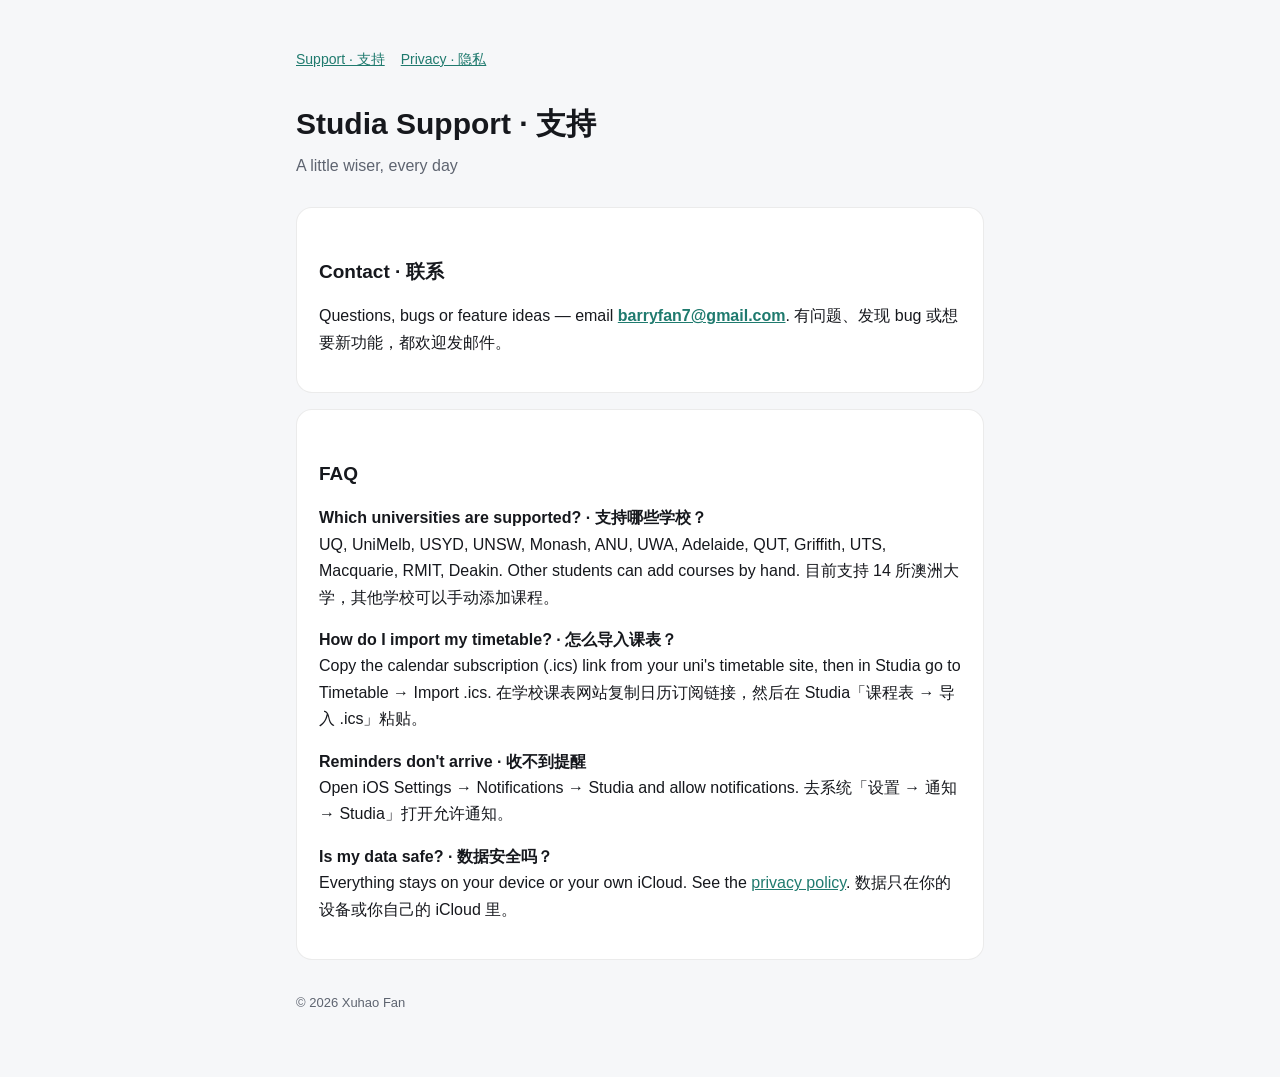
<file: index.html>
<!doctype html><html lang="zh-Hans"><head><meta charset="utf-8"><meta name="viewport" content="width=device-width,initial-scale=1"><title>Studia</title><meta http-equiv="refresh" content="0; url=support.html"><link rel="stylesheet" href="style.css"></head><body><main><h1>Studia</h1><p class="sub">A little wiser, every day</p><p><a href="support.html">Support · 支持</a> · <a href="privacy.html">Privacy · 隐私</a></p></main></body></html>
</file>
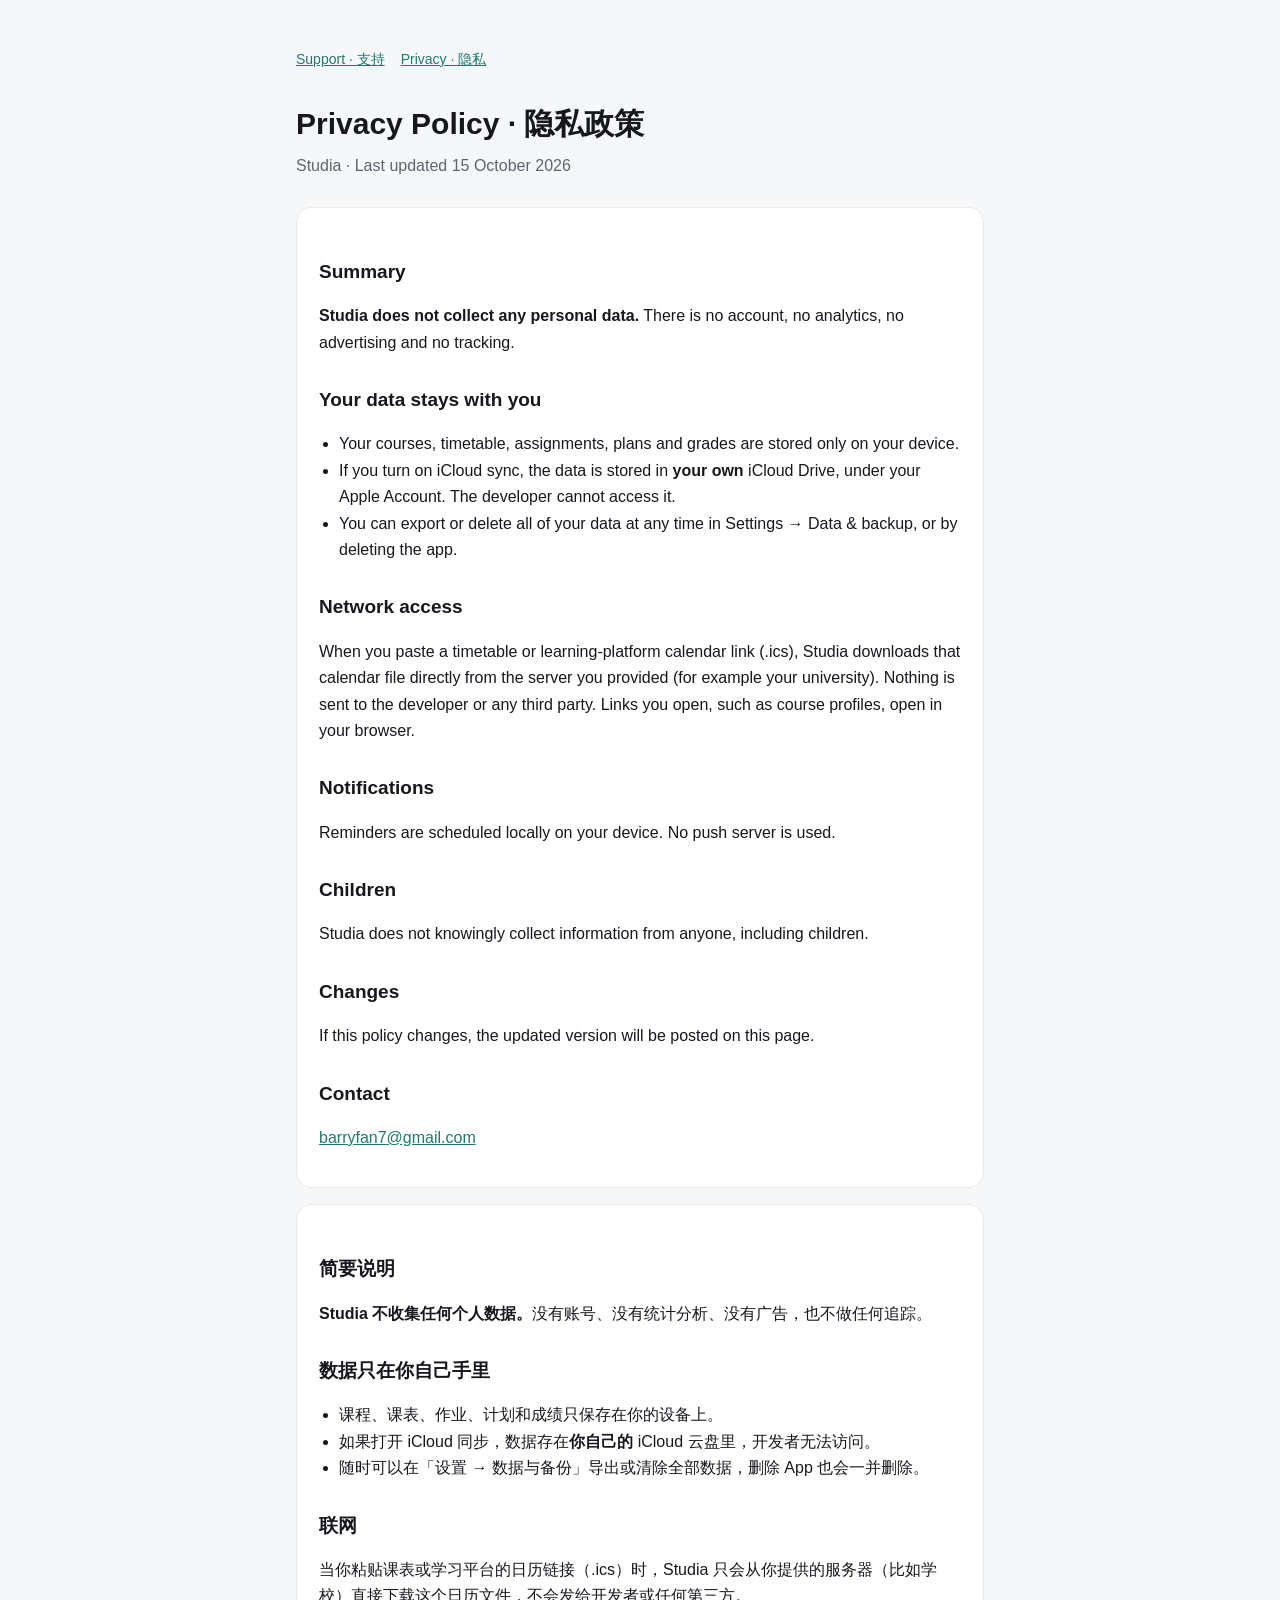
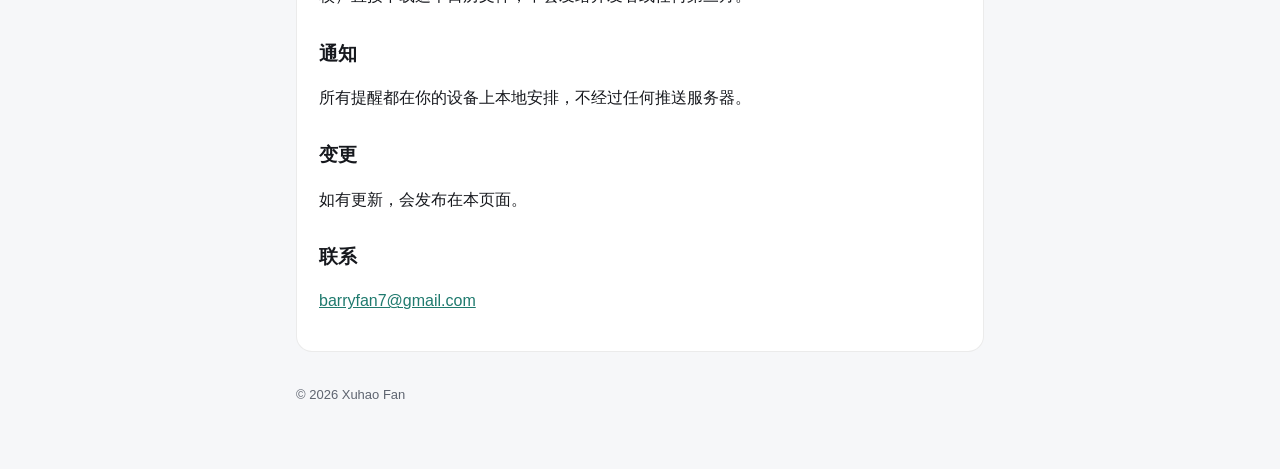
<file: privacy.html>
<!doctype html><html lang="zh-Hans"><head><meta charset="utf-8"><meta name="viewport" content="width=device-width,initial-scale=1"><title>Studia Privacy Policy</title><link rel="stylesheet" href="style.css"></head><body><main>
<nav><a href="support.html">Support · 支持</a><a href="privacy.html">Privacy · 隐私</a></nav>
<h1>Privacy Policy · 隐私政策</h1><p class="sub">Studia · Last updated 15 October 2026</p>
<div class="card"><h2>Summary</h2><p><b>Studia does not collect any personal data.</b> There is no account, no analytics, no advertising and no tracking.</p>
<h2>Your data stays with you</h2><ul>
<li>Your courses, timetable, assignments, plans and grades are stored only on your device.</li>
<li>If you turn on iCloud sync, the data is stored in <b>your own</b> iCloud Drive, under your Apple Account. The developer cannot access it.</li>
<li>You can export or delete all of your data at any time in Settings → Data &amp; backup, or by deleting the app.</li></ul>
<h2>Network access</h2><p>When you paste a timetable or learning-platform calendar link (.ics), Studia downloads that calendar file directly from the server you provided (for example your university). Nothing is sent to the developer or any third party. Links you open, such as course profiles, open in your browser.</p>
<h2>Notifications</h2><p>Reminders are scheduled locally on your device. No push server is used.</p>
<h2>Children</h2><p>Studia does not knowingly collect information from anyone, including children.</p>
<h2>Changes</h2><p>If this policy changes, the updated version will be posted on this page.</p>
<h2>Contact</h2><p><a href="mailto:barryfan7@gmail.com">barryfan7@gmail.com</a></p></div>
<div class="card" lang="zh-Hans"><h2>简要说明</h2><p><b>Studia 不收集任何个人数据。</b>没有账号、没有统计分析、没有广告，也不做任何追踪。</p>
<h2>数据只在你自己手里</h2><ul>
<li>课程、课表、作业、计划和成绩只保存在你的设备上。</li>
<li>如果打开 iCloud 同步，数据存在<b>你自己的</b> iCloud 云盘里，开发者无法访问。</li>
<li>随时可以在「设置 → 数据与备份」导出或清除全部数据，删除 App 也会一并删除。</li></ul>
<h2>联网</h2><p>当你粘贴课表或学习平台的日历链接（.ics）时，Studia 只会从你提供的服务器（比如学校）直接下载这个日历文件，不会发给开发者或任何第三方。</p>
<h2>通知</h2><p>所有提醒都在你的设备上本地安排，不经过任何推送服务器。</p>
<h2>变更</h2><p>如有更新，会发布在本页面。</p>
<h2>联系</h2><p><a href="mailto:barryfan7@gmail.com">barryfan7@gmail.com</a></p></div>
<footer>© 2026 Xuhao Fan</footer></main></body></html>
</file>
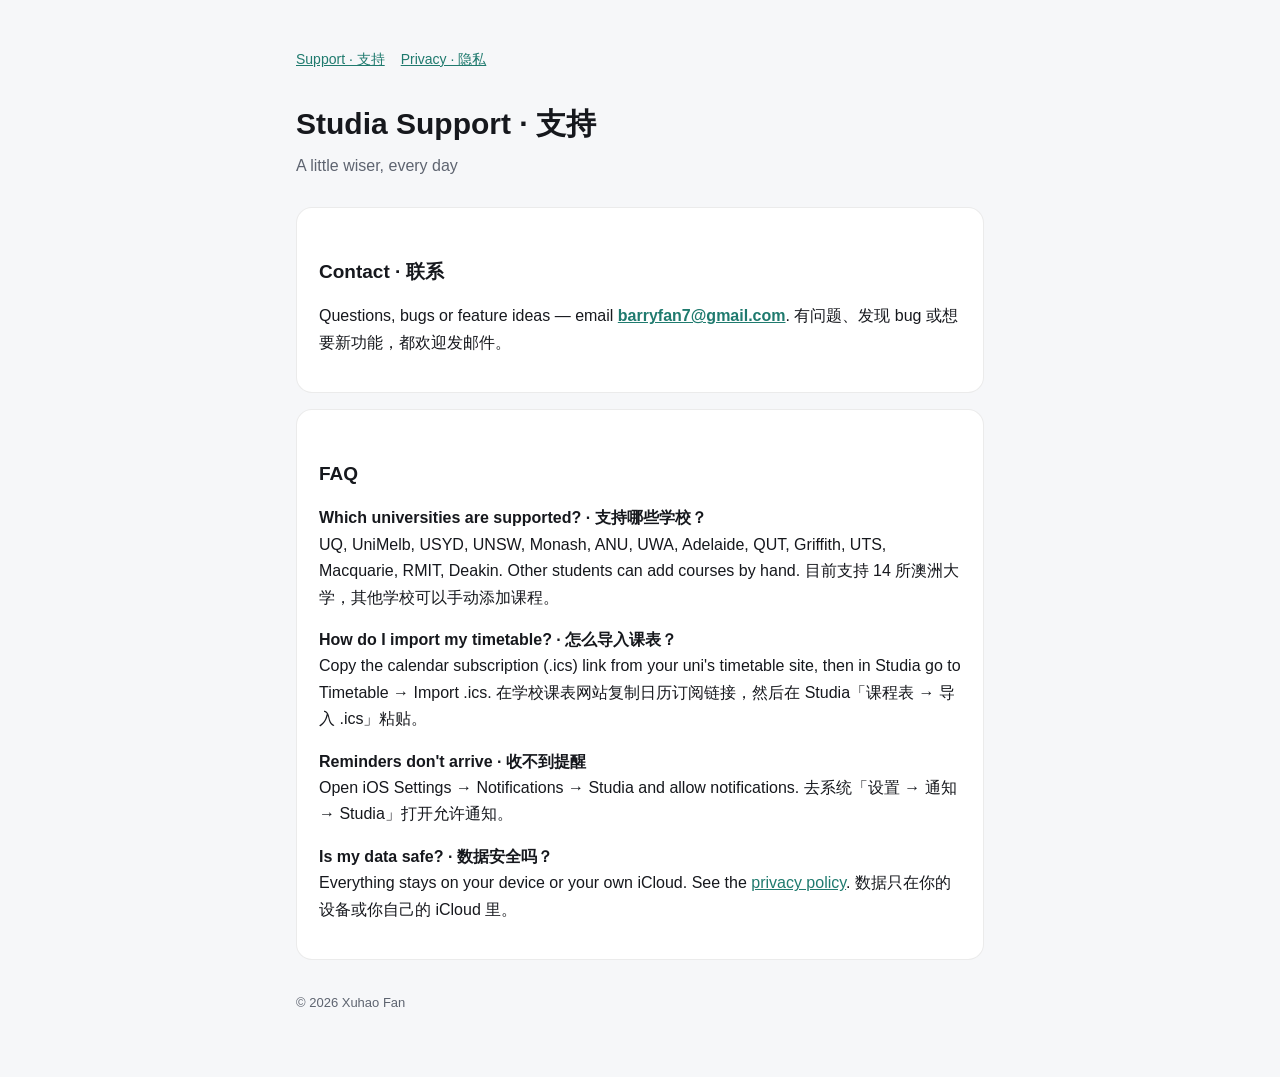
<file: support.html>
<!doctype html><html lang="zh-Hans"><head><meta charset="utf-8"><meta name="viewport" content="width=device-width,initial-scale=1"><title>Studia Support</title><link rel="stylesheet" href="style.css"></head><body><main>
<nav><a href="support.html">Support · 支持</a><a href="privacy.html">Privacy · 隐私</a></nav>
<h1>Studia Support · 支持</h1><p class="sub">A little wiser, every day</p>
<div class="card"><h2>Contact · 联系</h2><p>Questions, bugs or feature ideas — email <b><a href="mailto:barryfan7@gmail.com">barryfan7@gmail.com</a></b>. 有问题、发现 bug 或想要新功能，都欢迎发邮件。</p></div>
<div class="card"><h2>FAQ</h2>
<p><b>Which universities are supported? · 支持哪些学校？</b><br>UQ, UniMelb, USYD, UNSW, Monash, ANU, UWA, Adelaide, QUT, Griffith, UTS, Macquarie, RMIT, Deakin. Other students can add courses by hand. 目前支持 14 所澳洲大学，其他学校可以手动添加课程。</p>
<p><b>How do I import my timetable? · 怎么导入课表？</b><br>Copy the calendar subscription (.ics) link from your uni's timetable site, then in Studia go to Timetable → Import .ics. 在学校课表网站复制日历订阅链接，然后在 Studia「课程表 → 导入 .ics」粘贴。</p>
<p><b>Reminders don't arrive · 收不到提醒</b><br>Open iOS Settings → Notifications → Studia and allow notifications. 去系统「设置 → 通知 → Studia」打开允许通知。</p>
<p><b>Is my data safe? · 数据安全吗？</b><br>Everything stays on your device or your own iCloud. See the <a href="privacy.html">privacy policy</a>. 数据只在你的设备或你自己的 iCloud 里。</p></div>
<footer>© 2026 Xuhao Fan</footer></main></body></html>
</file>
<file: style.css>
:root{--bg:#F6F7F9;--card:#fff;--ink:#16181D;--muted:#5E6470;--accent:#1F7A6E;--line:rgba(0,0,0,.08)}
@media (prefers-color-scheme:dark){:root{--bg:#0E0E11;--card:#1C1C21;--ink:#F5F5F7;--muted:#A1A1AA;--accent:#5CC8B4;--line:rgba(255,255,255,.08)}}
*{box-sizing:border-box}body{margin:0;background:var(--bg);color:var(--ink);font:16px/1.65 -apple-system,BlinkMacSystemFont,"PingFang SC","Segoe UI",sans-serif}
main{max-width:720px;margin:0 auto;padding:48px 16px 64px}h1{font-size:30px;margin:0 0 4px}h2{font-size:19px;margin:28px 0 8px}
.sub{color:var(--muted);margin:0 0 28px}.card{background:var(--card);border:1px solid var(--line);border-radius:16px;padding:20px 22px;margin:0 0 16px}
a{color:var(--accent)}ul{padding-left:20px}nav{display:flex;gap:16px;margin-bottom:28px;font-size:14px}footer{color:var(--muted);font-size:13px;margin-top:32px}
</file>
